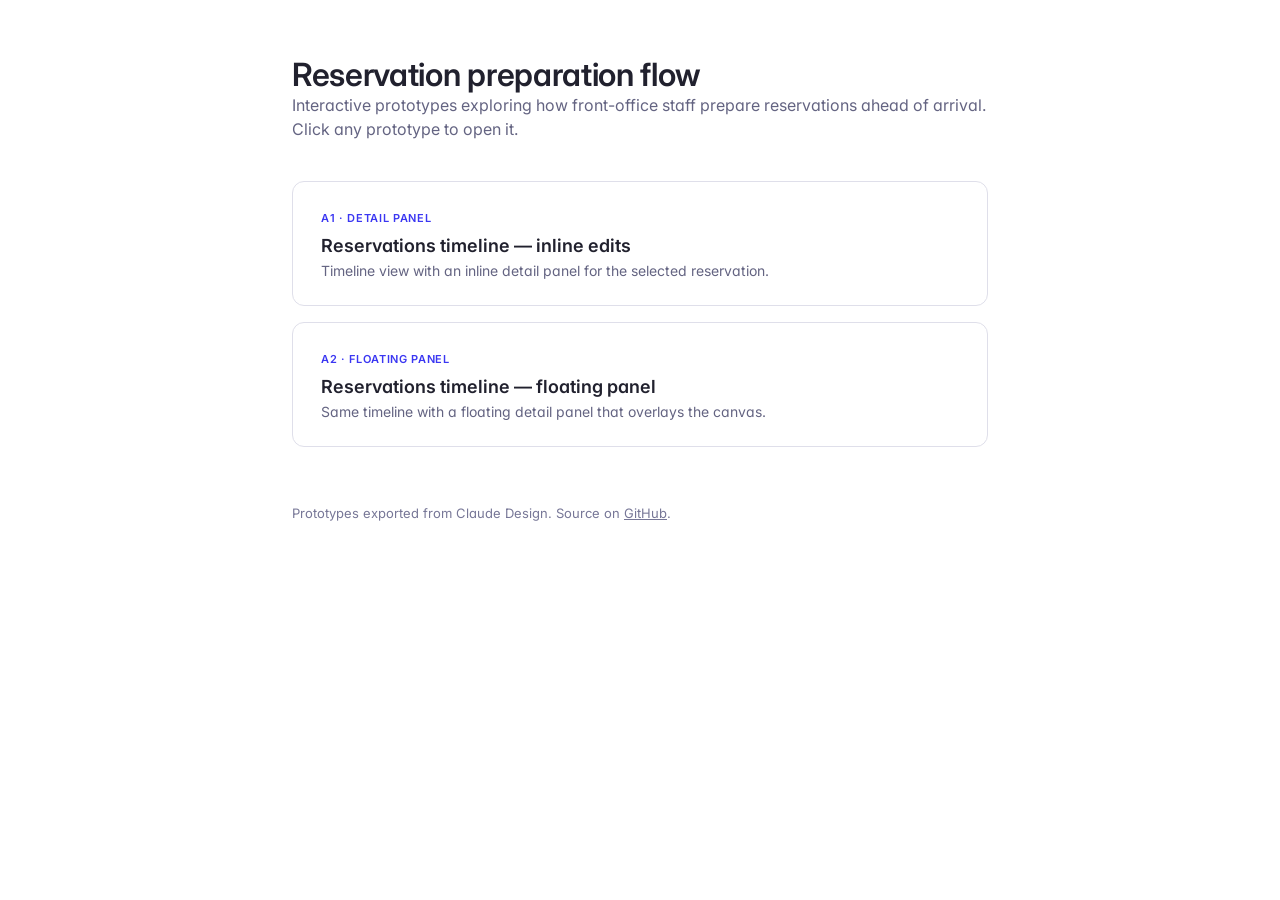
<file: index.html>
<!DOCTYPE html>
<html lang="en">
<head>
  <meta charset="UTF-8" />
  <meta name="viewport" content="width=device-width, initial-scale=1.0" />
  <title>Reservation preparation flow — prototypes</title>
  <link rel="stylesheet" href="assets/tokens.css" />
  <link rel="stylesheet" href="assets/optimus.css" />
  <style>
    html, body {
      margin: 0;
      min-height: 100vh;
      background: var(--mews-bg-flat, #ECEAE4);
      font-family: 'Inter', -apple-system, BlinkMacSystemFont, system-ui, sans-serif;
      color: var(--mews-night-900, #21212E);
    }
    .wrap {
      max-width: 760px;
      margin: 0 auto;
      padding: 64px 32px 96px;
    }
    h1 {
      font-size: 32px;
      font-weight: 600;
      letter-spacing: -0.01em;
      margin: 0 0 8px;
    }
    .lede {
      font-size: 16px;
      line-height: 1.5;
      color: var(--mews-night-500, #6E6E8B);
      margin: 0 0 40px;
    }
    .card-list {
      display: grid;
      gap: 16px;
    }
    .card {
      display: block;
      padding: 24px 28px;
      background: #FFFFFF;
      border: 1px solid var(--mews-night-100, #DFDFEA);
      border-radius: 12px;
      text-decoration: none;
      color: inherit;
      transition: border-color 120ms ease, transform 120ms ease, box-shadow 120ms ease;
    }
    .card:hover {
      border-color: var(--mews-brand-500, #3B37F2);
      box-shadow: 0 4px 16px rgba(59, 55, 242, 0.08);
      transform: translateY(-1px);
    }
    .card-tag {
      display: inline-block;
      font-size: 11px;
      font-weight: 600;
      letter-spacing: 0.06em;
      text-transform: uppercase;
      color: var(--mews-brand-500, #3B37F2);
      margin-bottom: 6px;
    }
    .card-title {
      font-size: 18px;
      font-weight: 600;
      margin: 0 0 4px;
    }
    .card-desc {
      font-size: 14px;
      line-height: 1.5;
      color: var(--mews-night-500, #6E6E8B);
      margin: 0;
    }
    footer {
      margin-top: 56px;
      font-size: 13px;
      color: var(--mews-night-400, #8D8DAC);
    }
    footer a { color: inherit; }
  </style>
</head>
<body>
  <div class="wrap">
    <h1>Reservation preparation flow</h1>
    <p class="lede">Interactive prototypes exploring how front-office staff prepare reservations ahead of arrival. Click any prototype to open it.</p>

    <div class="card-list">
      <a class="card" href="reservations-timeline.html">
        <span class="card-tag">A1 · Detail panel</span>
        <p class="card-title">Reservations timeline — inline edits</p>
        <p class="card-desc">Timeline view with an inline detail panel for the selected reservation.</p>
      </a>

      <a class="card" href="reservations-timeline-floating-panel.html">
        <span class="card-tag">A2 · Floating panel</span>
        <p class="card-title">Reservations timeline — floating panel</p>
        <p class="card-desc">Same timeline with a floating detail panel that overlays the canvas.</p>
      </a>
    </div>

    <footer>
      Prototypes exported from Claude Design. Source on <a href="https://github.com/FrancescaInvernizzi-dot/Reservations-Preparation-flow">GitHub</a>.
    </footer>
  </div>
</body>
</html>
</file>
<file: assets/tokens.css>
/* ==========================================================================
   Mews Optimus — Design Tokens (B2B Light)
   Source: MewsSystems/design-tokens (themes/b2bLight.json) +
           MewsSystems/mews-flutter (optimus package)
   ========================================================================== */

/* ---------- Inter (brand-uploaded variable fonts) ---------- */
@font-face {
  font-family: 'Inter';
  src: url('../fonts/Inter-VariableFont_opsz_wght.ttf') format('truetype-variations');
  font-weight: 100 900;
  font-style: normal;
  font-display: swap;
}
@font-face {
  font-family: 'Inter';
  src: url('../fonts/Inter-Italic-VariableFont_opsz_wght.ttf') format('truetype-variations');
  font-weight: 100 900;
  font-style: italic;
  font-display: swap;
}

/* ---------- OptimusIcons icon font ---------- */
@font-face {
  font-family: 'OptimusIcons';
  src: url('../fonts/OptimusIcons.ttf') format('truetype');
  font-weight: normal;
  font-style: normal;
  font-display: block;
}

:root {
  /* ======================================================================
     FOUNDATIONS — raw scales (don't use directly in UI unless unavoidable)
     ====================================================================== */

  /* Base grid */
  --mews-spacing-base: 8px;
  --mews-sizing-base: 8px;
  --mews-border-radius-base: 8px;
  --mews-font-size-base: 14px;       /* B2B condensed base */
  --mews-font-size-ratio: 1.125;     /* Major Second */

  /* Spacing (multiples of 8) */
  --mews-spacing-0:    0;
  --mews-spacing-25:   2px;
  --mews-spacing-50:   4px;
  --mews-spacing-100:  8px;
  --mews-spacing-150:  12px;
  --mews-spacing-200:  16px;
  --mews-spacing-250:  20px;
  --mews-spacing-300:  24px;
  --mews-spacing-400:  32px;
  --mews-spacing-450:  36px;
  --mews-spacing-500:  40px;
  --mews-spacing-600:  48px;
  --mews-spacing-700:  56px;
  --mews-spacing-800:  64px;
  --mews-spacing-900:  72px;
  --mews-spacing-1000: 80px;
  --mews-spacing-1200: 96px;

  /* Sizing */
  --mews-sizing-50:   4px;
  --mews-sizing-75:   6px;
  --mews-sizing-100:  8px;
  --mews-sizing-150:  12px;
  --mews-sizing-200:  16px;
  --mews-sizing-300:  24px;
  --mews-sizing-400:  32px;
  --mews-sizing-500:  40px;
  --mews-sizing-550:  44px;
  --mews-sizing-600:  48px;
  --mews-sizing-700:  56px;
  --mews-sizing-800:  64px;
  --mews-sizing-900:  72px;
  --mews-sizing-1000: 80px;
  --mews-sizing-1200: 96px;
  --mews-sizing-1300: 104px;

  /* Border radius */
  --mews-radius-0:    0;
  --mews-radius-25:   2px;   /* checkbox */
  --mews-radius-50:   4px;   /* tooltip */
  --mews-radius-100:  8px;   /* default: buttons, inputs, small cards */
  --mews-radius-150:  12px;  /* mid cards */
  --mews-radius-200:  16px;  /* large cards */
  --mews-radius-300:  24px;  /* modals, full-width */
  --mews-radius-round: 50%;  /* avatars */

  /* Border width */
  --mews-border-0:   0;
  --mews-border-100: 1px;
  --mews-border-200: 2px;
  --mews-border-300: 3px;
  --mews-border-800: 8px;

  /* Opacity */
  --mews-opacity-0:    0;
  --mews-opacity-100:  0.08;
  --mews-opacity-150:  0.12;
  --mews-opacity-200:  0.16;
  --mews-opacity-400:  0.32;
  --mews-opacity-600:  0.48;
  --mews-opacity-800:  0.64;
  --mews-opacity-1000: 1;

  /* ======================================================================
     PALETTE — brand
     ====================================================================== */

  /* Indigo (primary brand) */
  --mews-indigo-0:    #FAFAFF;
  --mews-indigo-25:   #F4F4FF;
  --mews-indigo-50:   #E7E7FF;
  --mews-indigo-100:  #CFCFFE;
  --mews-indigo-150:  #B8B7FD;
  --mews-indigo-200:  #A19FFD;
  --mews-indigo-300:  #7876FB;
  --mews-indigo-400:  #5653F7;
  --mews-indigo-500:  #3B37F2;  /* ← primary action */
  --mews-indigo-600:  #2622E9;
  --mews-indigo-700:  #1613D7;
  --mews-indigo-800:  #0A08AD;
  --mews-indigo-900:  #04026B;
  --mews-indigo-1000: #010033;

  /* Night (neutrals) */
  --mews-night-0:     #FFFFFF;
  --mews-night-25:    #F7F7FA;
  --mews-night-50:    #EFEFF5;
  --mews-night-100:   #DFDFEA;
  --mews-night-150:   #C1C1D5;
  --mews-night-200:   #A6A6C0;
  --mews-night-300:   #8D8DAC;
  --mews-night-400:   #777797;
  --mews-night-500:   #646482;
  --mews-night-600:   #52526D;
  --mews-night-700:   #414158;
  --mews-night-800:   #313143;
  --mews-night-900:   #21212E;      /* ← primary text */
  --mews-night-1000:  #121219;
  --mews-night-1000-8:  #12121914;  /* alpha overlays */
  --mews-night-1000-12: #1212191F;
  --mews-night-1000-16: #12121929;

  /* Coral (brand accent) */
  --mews-coral-0:    #FFF5F6;
  --mews-coral-25:   #FFE9EB;
  --mews-coral-50:   #FFCFD2;
  --mews-coral-100:  #FE9FA5;
  --mews-coral-150:  #FD707A;       /* ← accent-secondary */
  --mews-coral-200:  #FD424F;
  --mews-coral-300:  #FB0011;
  --mews-coral-500:  #F20010;
  --mews-coral-700:  #D7000E;
  --mews-coral-900:  #6B0007;

  /* Grey (neutral, chromatic-neutral) */
  --mews-grey-0:    #FFFFFF;
  --mews-grey-25:   #FAFAFA;
  --mews-grey-50:   #F3F3F3;        /* ← sunken background */
  --mews-grey-100:  #E7E7E7;
  --mews-grey-200:  #D0D0D0;
  --mews-grey-500:  #888888;
  --mews-grey-700:  #595959;
  --mews-grey-900:  #2A2A2A;

  /* ======================================================================
     PALETTE — semantic
     ====================================================================== */

  /* Blue (info) */
  --mews-blue-25:  #E5F1FF;
  --mews-blue-50:  #CEE5FE;
  --mews-blue-100: #A6CEFE;
  --mews-blue-400: #3C89F7;
  --mews-blue-500: #2B7CF2;
  --mews-blue-600: #1E6FE9;
  --mews-blue-700: #1361D7;
  --mews-blue-800: #1B51AD;

  /* Orange (warning) */
  --mews-orange-25:  #FCF5E3;
  --mews-orange-50:  #FCEDCA;
  --mews-orange-100: #FBDB98;
  --mews-orange-400: #F3A01F;
  --mews-orange-500: #ED9310;
  --mews-orange-700: #CC7300;
  --mews-orange-800: #996100;

  /* Green (success) */
  --mews-green-25:  #EEFAEC;
  --mews-green-50:  #DFF5DB;
  --mews-green-100: #C7EBC1;
  --mews-green-400: #61AD55;
  --mews-green-500: #4D993F;
  --mews-green-600: #3E8537;
  --mews-green-700: #327030;
  --mews-green-800: #2A5C2C;

  /* Red (danger) */
  --mews-red-25:  #FEEDED;
  --mews-red-50:  #FDE0E0;
  --mews-red-100: #FCC8C8;
  --mews-red-400: #F34E4D;
  --mews-red-500: #ED3433;
  --mews-red-600: #E31F1E;
  --mews-red-700: #CF0F0F;
  --mews-red-800: #A41206;

  /* ======================================================================
     LEGACY CATEGORICAL (denim, lime, mustard, lavender, ruby, tangerine)
     Still used for tags, room statuses, data viz categories.
     ====================================================================== */
  --mews-denim-50: #E6EFF6;  --mews-denim-500: #2E7BB2;  --mews-denim-900: #124B8A;
  --mews-lime-50:  #E5F1E6;  --mews-lime-500:  #2A8732;  --mews-lime-900:  #0F5713;
  --mews-mustard-50: #FCF6E4; --mews-mustard-500: #EAB71F; --mews-mustard-900: #DB900A;
  --mews-lavender-50: #F0EDF7; --mews-lavender-500: #7E6ABA; --mews-lavender-900: #4E3C94;
  --mews-ruby-50: #FAE8EB;   --mews-ruby-500: #D63C56;   --mews-ruby-900: #BC1A2B;
  --mews-tangerine-50: #FCF0EA; --mews-tangerine-500: #EA814D; --mews-tangerine-900: #DB5125;

  /* ======================================================================
     SEMANTIC TOKENS — background
     ====================================================================== */

  /* Static surfaces */
  --mews-bg-flat:             #FFFFFF;   /* base page */
  --mews-bg-raised:           #FFFFFF;   /* cards */
  --mews-bg-floating:         #FFFFFF;   /* modals */
  --mews-bg-sunken:           #F3F3F3;   /* soft panel */
  --mews-bg-inverse:          #21212E;   /* high contrast */
  --mews-bg-on-color:         #FFFFFF;
  --mews-bg-inverse-on-color: #21212E;
  --mews-bg-disabled:         #EFEFF5;
  --mews-bg-brand:            #000000;   /* logo only */
  --mews-bg-backdrop:         #12121914;

  /* Interactive — primary */
  --mews-bg-primary:          #3B37F2;
  --mews-bg-primary-hover:    #1613D7;
  --mews-bg-primary-active:   #0A08AD;

  /* Interactive — secondary (tinted indigo) */
  --mews-bg-secondary:        #F4F4FF;
  --mews-bg-secondary-hover:  #E7E7FF;
  --mews-bg-secondary-active: #CFCFFE;

  /* Interactive — danger */
  --mews-bg-danger:           #E31F1E;
  --mews-bg-danger-hover:     #CF0F0F;
  --mews-bg-danger-active:    #A41206;

  /* Interactive — neutral-subtle (ghost) */
  --mews-bg-subtle:           #FFFFFF;
  --mews-bg-subtle-hover:     #8D8DAC14;
  --mews-bg-subtle-active:    #8D8DAC29;

  /* Interactive — neutral */
  --mews-bg-neutral:          #EFEFF5;
  --mews-bg-neutral-hover:    #DFDFEA;
  --mews-bg-neutral-active:   #C1C1D5;

  /* Interactive — neutral-bold */
  --mews-bg-neutral-bold:        #777797;
  --mews-bg-neutral-bold-hover:  #646482;
  --mews-bg-neutral-bold-active: #52526D;

  /* Interactive — success */
  --mews-bg-success:          #3E8537;
  --mews-bg-success-hover:    #327030;
  --mews-bg-success-active:   #2A5C2C;

  /* Alert backgrounds (for banners, tags, alerts) */
  --mews-bg-alert-warning:           #FCF5E3;
  --mews-bg-alert-warning-secondary: #F3A01F;
  --mews-bg-alert-success:           #EEFAEC;
  --mews-bg-alert-success-secondary: #61AD55;
  --mews-bg-alert-info:              #E5F1FF;
  --mews-bg-alert-info-secondary:    #3C89F7;
  --mews-bg-alert-danger:            #FEEDED;
  --mews-bg-alert-danger-secondary:  #F34E4D;
  --mews-bg-alert-basic:             #F7F7FA;
  --mews-bg-alert-basic-secondary:   #52526D;

  /* Accent (for spinners, progress, pictograms) */
  --mews-bg-accent-primary:   #3B37F2;
  --mews-bg-accent-secondary: #FD707A;
  --mews-bg-accent-brand:     #7876FB;

  /* ======================================================================
     DATAVIZ — chart/graph palette (B2B Light surface)
     Use ONLY for charts, graphs, and data-visualization fills.
     Never reuse for UI chrome, tags, or status. Pair primary fills with
     their matching secondary tints for ranges, bands, hover states, etc.
     ====================================================================== */

  /* Categorical primaries (use this fixed order for chart series) */
  --mews-bg-dataviz-blue-primary:    #2B5BFF;
  --mews-bg-dataviz-orange-primary:  #FF6B0A;
  --mews-bg-dataviz-green-primary:   #0E8478;
  --mews-bg-dataviz-red-primary:     #FF0F1E;
  --mews-bg-dataviz-purple-primary:  #5C20A8;
  --mews-bg-dataviz-pink-primary:    #FF2D8A;

  /* Categorical secondaries (light tints — ranges, bands, fills under lines) */
  --mews-bg-dataviz-blue-secondary:    #D8E5F7;
  --mews-bg-dataviz-orange-secondary:  #FFD8B8;
  --mews-bg-dataviz-green-secondary:   #C5E5DD;
  --mews-bg-dataviz-red-secondary:     #FCC8C8;
  --mews-bg-dataviz-purple-secondary:  #DDC9E8;
  --mews-bg-dataviz-pink-secondary:    #FFCFE0;

  /* Semantic dataviz (use for state-encoded series only) */
  --mews-bg-dataviz-info:     #2B5BFF;
  --mews-bg-dataviz-success:  #3F8B3F;
  --mews-bg-dataviz-warning:  #C58B0A;
  --mews-bg-dataviz-danger:   #E62828;
  --mews-bg-dataviz-basic:    #383F58;

  /* ======================================================================
     SEMANTIC TOKENS — text
     ====================================================================== */

  --mews-text-primary:    #21212E;   /* body, headings */
  --mews-text-secondary:  #52526D;   /* subtitles, labels */
  --mews-text-tertiary:   #646482;   /* placeholder, secondary icons */
  --mews-text-inverse:    #FFFFFF;   /* on dark */
  --mews-text-on-color:   #FFFFFF;   /* on indigo/red/green */
  --mews-text-disabled:   #C1C1D5;

  --mews-text-primary-action:          #3B37F2;
  --mews-text-primary-action-hover:    #1613D7;
  --mews-text-primary-action-active:   #0A08AD;
  --mews-text-secondary-action:        #21212E;
  --mews-text-secondary-action-hover:  #313143;
  --mews-text-secondary-action-active: #414158;

  --mews-text-alert-danger:   #CF0F0F;
  --mews-text-alert-warning:  #996100;
  --mews-text-alert-success:  #2A5C2C;
  --mews-text-alert-info:     #1361D7;
  --mews-text-alert-basic:    #52526D;

  /* ======================================================================
     SEMANTIC TOKENS — border
     ====================================================================== */

  --mews-border-primary:   #DFDFEA;    /* card outline */
  --mews-border-secondary: #EFEFF5;    /* subtle divider */
  --mews-border-tertiary:  #8D8DAC;
  --mews-border-inverse:   #FFFFFF;
  --mews-border-disabled:  #EFEFF5;
  --mews-border-brand:     #313143;

  --mews-border-primary-action:          #3B37F2;
  --mews-border-primary-action-hover:    #1613D7;
  --mews-border-primary-action-active:   #0A08AD;
  --mews-border-secondary-action:        #C1C1D5;
  --mews-border-secondary-action-hover:  #8D8DAC;
  --mews-border-secondary-action-active: #777797;
  --mews-border-bold:                    #52526D;
  --mews-border-focus:                   #5653F7;
  --mews-border-input:                   #8D8DAC;
  --mews-border-input-hover:             #777797;
  --mews-border-input-active:            #646482;
  --mews-border-input-error:             #E31F1E;

  --mews-border-alert-warning: #FACF7A;
  --mews-border-alert-success: #B0E0A9;
  --mews-border-alert-info:    #8CBFFD;
  --mews-border-alert-danger:  #FBB0B0;
  --mews-border-alert-basic:   #C1C1D5;

  /* ======================================================================
     SHADOWS (elevation)
     ====================================================================== */
  --mews-shadow-0: none;
  --mews-shadow-100:
    0 2px 6px -1px #12121914,
    0 -1px 4px -2px #12121914;
  --mews-shadow-200:
    0 8px 24px -4px #12121914,
    0 6px 12px -6px #12121914;
  --mews-shadow-300:
    0 18px 88px -4px #1212191F,
    0 12px 28px -6px #1212191F;

  /* Focus ring (two-layer offset) */
  --mews-focus-ring:
    0 0 0 2px #FFFFFF,
    0 0 0 4px #5653F7;

  /* ======================================================================
     TYPOGRAPHY — primitives
     ====================================================================== */
  --mews-font-family: 'Inter', -apple-system, BlinkMacSystemFont, 'Segoe UI', Roboto, sans-serif;

  --mews-font-weight-300: 300;
  --mews-font-weight-400: 400;
  --mews-font-weight-500: 500;
  --mews-font-weight-600: 600;

  --mews-line-height-100: 100%;
  --mews-line-height-200: 130%;
  --mews-line-height-300: 150%;

  --mews-tracking-condensed: -0.2px;
  --mews-tracking-default:   0;
  --mews-tracking-wide:      0.2px;

  /* Font sizes (B2B scale, base = 14, ratio = 1.125) */
  --mews-fs-50:  11px;   /* legal */
  --mews-fs-75:  12px;   /* body-small */
  --mews-fs-100: 14px;   /* body-medium — workhorse */
  --mews-fs-200: 16px;   /* body-large */
  --mews-fs-300: 18px;   /* title-small, highlight-small */
  --mews-fs-400: 20px;   /* title-medium */
  --mews-fs-500: 22px;   /* title-large */
  --mews-fs-600: 25px;   /* highlight-medium */
  --mews-fs-700: 28px;
  --mews-fs-800: 32px;
  --mews-fs-900: 36px;   /* highlight-large */
}

/* ==========================================================================
   BASELINE RESET + BODY DEFAULTS
   ========================================================================== */

*, *::before, *::after { box-sizing: border-box; }

html, body {
  margin: 0;
  padding: 0;
}

body {
  font-family: var(--mews-font-family);
  font-size: var(--mews-fs-100);
  font-weight: var(--mews-font-weight-400);
  line-height: var(--mews-line-height-300);
  color: var(--mews-text-primary);
  background: var(--mews-bg-flat);
  -webkit-font-smoothing: antialiased;
  -moz-osx-font-smoothing: grayscale;
  /* Slashed zero — Inter OpenType `zero` feature.
     Distinguishes 0 from O in numbers, IDs, codes, table data.
     Applied globally; inherits to every element. */
  font-feature-settings: "zero" 1, "cv11" 1;
  font-variant-numeric: slashed-zero;
}

/* ==========================================================================
   TYPOGRAPHY UTILITY CLASSES
   Named after the Figma tokens: Highlight / Title / Body × size × weight
   ========================================================================== */

/* Highlight — spotlight values in cards, hero numbers */
.mews-highlight-large   { font: var(--mews-font-weight-500) var(--mews-fs-900)/var(--mews-line-height-200) var(--mews-font-family); letter-spacing: var(--mews-tracking-condensed); }
.mews-highlight-medium  { font: var(--mews-font-weight-500) var(--mews-fs-600)/var(--mews-line-height-200) var(--mews-font-family); letter-spacing: var(--mews-tracking-condensed); }
.mews-highlight-small   { font: var(--mews-font-weight-500) var(--mews-fs-300)/var(--mews-line-height-200) var(--mews-font-family); }

/* Title — page / section headings */
.mews-title-large         { font: var(--mews-font-weight-400) var(--mews-fs-500)/var(--mews-line-height-300) var(--mews-font-family); }
.mews-title-large-strong  { font: var(--mews-font-weight-600) var(--mews-fs-500)/var(--mews-line-height-300) var(--mews-font-family); }
.mews-title-medium        { font: var(--mews-font-weight-400) var(--mews-fs-400)/var(--mews-line-height-300) var(--mews-font-family); }
.mews-title-medium-strong { font: var(--mews-font-weight-600) var(--mews-fs-400)/var(--mews-line-height-300) var(--mews-font-family); }
.mews-title-small         { font: var(--mews-font-weight-400) var(--mews-fs-300)/var(--mews-line-height-200) var(--mews-font-family); }
.mews-title-small-strong  { font: var(--mews-font-weight-600) var(--mews-fs-300)/var(--mews-line-height-200) var(--mews-font-family); }

/* Body — table content, helpers, inputs */
.mews-body-large          { font: var(--mews-font-weight-400) var(--mews-fs-200)/var(--mews-line-height-300) var(--mews-font-family); }
.mews-body-large-strong   { font: var(--mews-font-weight-500) var(--mews-fs-200)/var(--mews-line-height-300) var(--mews-font-family); }
.mews-body-medium         { font: var(--mews-font-weight-400) var(--mews-fs-100)/var(--mews-line-height-300) var(--mews-font-family); }
.mews-body-medium-strong  { font: var(--mews-font-weight-500) var(--mews-fs-100)/var(--mews-line-height-300) var(--mews-font-family); }
.mews-body-small          { font: var(--mews-font-weight-400) var(--mews-fs-75)/var(--mews-line-height-300) var(--mews-font-family); }
.mews-body-small-strong   { font: var(--mews-font-weight-500) var(--mews-fs-75)/var(--mews-line-height-300) var(--mews-font-family); }
.mews-body-xsmall         { font: var(--mews-font-weight-400) var(--mews-fs-50)/var(--mews-line-height-100) var(--mews-font-family); letter-spacing: var(--mews-tracking-wide); }
.mews-body-xsmall-strong  { font: var(--mews-font-weight-500) var(--mews-fs-50)/var(--mews-line-height-100) var(--mews-font-family); letter-spacing: var(--mews-tracking-wide); }

/* ==========================================================================
   ICON FONT USAGE
   <i class="mews-icon">reservation</i>  → uses ligature
   ========================================================================== */
.mews-icon {
  font-family: 'OptimusIcons';
  font-style: normal;
  font-weight: normal;
  font-variant: normal;
  text-transform: none;
  line-height: 1;
  speak: none;
  -webkit-font-smoothing: antialiased;
  -moz-osx-font-smoothing: grayscale;
  display: inline-block;
  width: 1em;
  height: 1em;
  font-size: 16px;
  color: currentColor;
}
.mews-icon--24 { font-size: 24px; }
.mews-icon--20 { font-size: 20px; }
.mews-icon--12 { font-size: 12px; }
</file>
<file: assets/optimus.css>
/* ==========================================================================
   Mews Optimus — Component styles built on tokens.css
   Aligned to MDS B2B Storybook (April 2026)
   ========================================================================== */

/* ==========================================================================
   BUTTON — .mews-btn
   Variants: primary | secondary | tertiary | ghost | danger
   Sizes: sm (32px) | default (40px) | lg (48px)
   ========================================================================== */

.mews-btn {
  --_bg: var(--mews-bg-primary);
  --_bg-hover: var(--mews-bg-primary-hover);
  --_bg-active: var(--mews-bg-primary-active);
  --_fg: var(--mews-text-on-color);
  --_border: transparent;

  display: inline-flex;
  align-items: center;
  justify-content: center;
  gap: var(--mews-spacing-100);
  height: 40px;
  padding: 0 var(--mews-spacing-200);
  font-family: var(--mews-font-family);
  font-size: var(--mews-fs-100);
  font-weight: var(--mews-font-weight-500);
  line-height: 1;
  letter-spacing: var(--mews-tracking-default);
  color: var(--_fg);
  background: var(--_bg);
  border: 1px solid var(--_border);
  border-radius: var(--mews-radius-100);
  cursor: pointer;
  transition: background 120ms ease, border-color 120ms ease, color 120ms ease;
  white-space: nowrap;
  user-select: none;
}
.mews-btn:hover  { background: var(--_bg-hover); }
.mews-btn:active { background: var(--_bg-active); }
.mews-btn:focus-visible {
  outline: none;
  box-shadow: var(--mews-focus-ring);
}
.mews-btn:disabled,
.mews-btn[aria-disabled="true"] {
  background: var(--mews-bg-disabled);
  color: var(--mews-text-disabled);
  border-color: transparent;
  cursor: not-allowed;
}

/* Secondary — outline with indigo border + indigo label (brand primary).
   Per B2B Storybook: transparent bg, indigo-500 border, indigo-500 text. */
.mews-btn--secondary {
  --_bg: transparent;
  --_bg-hover: var(--mews-indigo-25);
  --_bg-active: var(--mews-indigo-50);
  --_fg: var(--mews-indigo-500);
  --_border: var(--mews-indigo-500);
}
.mews-btn--secondary:hover  { border-color: var(--mews-indigo-600); color: var(--mews-indigo-600); }
.mews-btn--secondary:active { border-color: var(--mews-indigo-700); color: var(--mews-indigo-700); }
.mews-btn--secondary:disabled,
.mews-btn--secondary[aria-disabled="true"] {
  --_border: var(--mews-border-disabled);
  color: var(--mews-text-disabled);
  background: transparent;
}

/* Tertiary — outlined grey border, transparent bg */
.mews-btn--tertiary {
  --_bg: transparent;
  --_bg-hover: var(--mews-bg-subtle-hover);
  --_bg-active: var(--mews-bg-subtle-active);
  --_fg: var(--mews-text-primary);
  --_border: var(--mews-border-secondary-action);
}

/* Ghost — transparent, used in toolbars/table rows */
.mews-btn--ghost {
  --_bg: transparent;
  --_bg-hover: var(--mews-bg-subtle-hover);
  --_bg-active: var(--mews-bg-subtle-active);
  --_fg: var(--mews-text-primary);
}

/* Destructive / danger */
.mews-btn--danger {
  --_bg: var(--mews-bg-danger);
  --_bg-hover: var(--mews-bg-danger-hover);
  --_bg-active: var(--mews-bg-danger-active);
  --_fg: var(--mews-text-on-color);
}

/* Loading state */
.mews-btn--loading {
  color: transparent !important;
  pointer-events: none;
  position: relative;
}
.mews-btn--loading::after {
  content: '';
  position: absolute;
  width: 16px; height: 16px;
  border: 2px solid var(--mews-text-on-color);
  border-top-color: transparent;
  border-radius: 50%;
  animation: mews-spin 720ms linear infinite;
}
.mews-btn--secondary.mews-btn--loading::after { border-color: var(--mews-indigo-500); border-top-color: transparent; }
.mews-btn--tertiary.mews-btn--loading::after,
.mews-btn--ghost.mews-btn--loading::after { border-color: var(--mews-text-primary); border-top-color: transparent; }
@keyframes mews-spin { to { transform: rotate(360deg); } }

/* Sizes */
.mews-btn--sm { height: 32px; padding: 0 var(--mews-spacing-150); font-size: var(--mews-fs-75); }
.mews-btn--lg { height: 48px; padding: 0 var(--mews-spacing-300); font-size: var(--mews-fs-200); }

/* Icon-only button */
.mews-btn--icon { width: 40px; padding: 0; }
.mews-btn--icon.mews-btn--sm { width: 32px; }
.mews-btn--icon.mews-btn--lg { width: 48px; }

/* ==========================================================================
   INPUT — .mews-input
   ========================================================================== */

.mews-input-group {
  display: flex;
  flex-direction: column;
  gap: var(--mews-spacing-50);
}
.mews-input-label {
  font: var(--mews-font-weight-500) var(--mews-fs-75)/var(--mews-line-height-300) var(--mews-font-family);
  color: var(--mews-text-secondary);
}
.mews-input {
  height: 40px;
  padding: 0 var(--mews-spacing-150);
  font-family: var(--mews-font-family);
  font-size: var(--mews-fs-100);
  font-weight: var(--mews-font-weight-400);
  color: var(--mews-text-primary);
  background: var(--mews-bg-flat);
  border: 1px solid var(--mews-border-input);
  border-radius: var(--mews-radius-100);
  transition: border-color 120ms ease, box-shadow 120ms ease;
  outline: none;
}
.mews-input::placeholder { color: var(--mews-text-tertiary); }
.mews-input:hover { border-color: var(--mews-border-input-hover); }
.mews-input:focus {
  border-color: var(--mews-border-focus);
  box-shadow: 0 0 0 3px #5653F71F;
}
.mews-input:disabled {
  background: var(--mews-bg-disabled);
  color: var(--mews-text-disabled);
  border-color: var(--mews-border-disabled);
  cursor: not-allowed;
}
.mews-input--error { border-color: var(--mews-border-input-error); }
.mews-input--error:focus { box-shadow: 0 0 0 3px #E31F1E29; }
.mews-input--sm { height: 32px; padding: 0 var(--mews-spacing-100); font-size: var(--mews-fs-75); }

.mews-input-help {
  font: var(--mews-font-weight-400) var(--mews-fs-75)/var(--mews-line-height-300) var(--mews-font-family);
  color: var(--mews-text-tertiary);
}
.mews-input-help--error { color: var(--mews-text-alert-danger); }

/* ==========================================================================
   NUMBER INPUT — .mews-number
   Text input with stacked stepper buttons (chevron up/down) on the right.
   Same outer chrome as .mews-input — stepper sits inside the border.
   ========================================================================== */
.mews-number {
  position: relative;
  display: flex;
  align-items: stretch;
  height: 40px;
  background: var(--mews-bg-flat);
  border: 1px solid var(--mews-border-input);
  border-radius: var(--mews-radius-100);
  transition: border-color 120ms ease, box-shadow 120ms ease;
}
.mews-number:hover { border-color: var(--mews-border-input-hover); }
.mews-number:focus-within {
  border-color: var(--mews-border-focus);
  box-shadow: 0 0 0 3px #5653F71F;
}
.mews-number--error { border-color: var(--mews-border-input-error); }
.mews-number--error:focus-within { box-shadow: 0 0 0 3px #E31F1E29; }
.mews-number--disabled,
.mews-number[aria-disabled="true"] {
  background: var(--mews-bg-disabled);
  color: var(--mews-text-disabled);
  pointer-events: none;
}
.mews-number__field {
  flex: 1 1 auto;
  min-width: 0;
  height: 100%;
  padding: 0 var(--mews-spacing-150);
  border: 0;
  background: transparent;
  outline: none;
  color: var(--mews-text-primary);
  font: var(--mews-font-weight-400) var(--mews-fs-100)/1 var(--mews-font-family);
  -moz-appearance: textfield;
}
.mews-number__field::-webkit-outer-spin-button,
.mews-number__field::-webkit-inner-spin-button {
  -webkit-appearance: none; margin: 0;
}
.mews-number__affix {
  display: inline-flex;
  align-items: center;
  flex-shrink: 0;
  color: var(--mews-text-tertiary);
  font: var(--mews-font-weight-400) var(--mews-fs-100)/1 var(--mews-font-family);
  white-space: nowrap;
  user-select: none;
}
.mews-number__affix--prefix { padding-left: var(--mews-spacing-150); padding-right: 0; }
.mews-number__affix--suffix { padding-right: var(--mews-spacing-150); padding-left: 0; }
.mews-number__steppers {
  display: flex;
  flex-direction: row;
  align-items: stretch;
  flex-shrink: 0;
  padding-right: 4px;
}
.mews-number__btn {
  display: inline-flex;
  align-items: center;
  justify-content: center;
  width: 32px;
  height: 100%;
  padding: 0;
  margin: 0;
  border: 0;
  background: transparent;
  color: var(--mews-text-primary);
  cursor: pointer;
  border-radius: var(--mews-radius-50);
  transition: background 120ms ease, color 120ms ease;
}
.mews-number__btn + .mews-number__btn { position: relative; }
.mews-number__btn + .mews-number__btn::before {
  content: "";
  position: absolute;
  left: 0;
  top: 25%;
  bottom: 25%;
  width: 1px;
  background: var(--mews-border-input);
}
.mews-number__btn:hover { background: var(--mews-night-50); }
.mews-number__btn:active { background: var(--mews-night-100); }
.mews-number__btn:disabled,
.mews-number__btn[aria-disabled="true"] {
  color: var(--mews-text-disabled);
  cursor: not-allowed;
  background: transparent;
}
.mews-number__btn .mews-icon { font-size: 16px; }

.mews-number--sm { height: 32px; }
.mews-number--sm .mews-number__field { padding: 0 var(--mews-spacing-100); font-size: var(--mews-fs-75); }

/* ==========================================================================
   AFFIXED INPUT SHELL — used by search & password
   ========================================================================== */
.mews-input-affixed {
  position: relative;
  display: flex;
  align-items: stretch;
  height: 40px;
  background: var(--mews-bg-flat);
  border: 1px solid var(--mews-border-input);
  border-radius: var(--mews-radius-100);
  transition: border-color 120ms ease, box-shadow 120ms ease;
}
.mews-input-affixed:hover { border-color: var(--mews-border-input-hover); }
.mews-input-affixed:focus-within {
  border-color: var(--mews-border-focus);
  box-shadow: 0 0 0 3px #5653F71F;
}
.mews-input-affixed--error { border-color: var(--mews-border-input-error); }
.mews-input-affixed--error:focus-within { box-shadow: 0 0 0 3px #E31F1E29; }
.mews-input-affixed--disabled,
.mews-input-affixed[aria-disabled="true"] {
  background: var(--mews-bg-disabled);
  color: var(--mews-text-disabled);
  pointer-events: none;
}
.mews-input-affixed__lead {
  display: inline-flex; align-items: center; justify-content: center;
  flex-shrink: 0;
  padding-left: 12px; padding-right: 4px;
  color: var(--mews-text-tertiary);
}
.mews-input-affixed__lead .mews-icon { font-size: 16px; }
.mews-input-affixed__field {
  flex: 1 1 auto;
  min-width: 0;
  height: 100%;
  padding: 0 12px;
  border: 0;
  background: transparent;
  outline: none;
  color: var(--mews-text-primary);
  font: var(--mews-font-weight-400) var(--mews-fs-100)/1 var(--mews-font-family);
}
.mews-input-affixed__field::placeholder { color: var(--mews-text-tertiary); }
.mews-input-affixed__btn {
  display: inline-flex; align-items: center; justify-content: center;
  width: 32px; height: 32px;
  align-self: center;
  margin-right: 4px;
  padding: 0; border: 0; background: transparent;
  color: var(--mews-text-secondary);
  cursor: pointer;
  border-radius: var(--mews-radius-50);
  transition: background 120ms ease, color 120ms ease;
}
.mews-input-affixed__btn:hover { background: var(--mews-night-50); color: var(--mews-text-primary); }
.mews-input-affixed__btn:active { background: var(--mews-night-100); }
.mews-input-affixed__btn:disabled,
.mews-input-affixed__btn[aria-disabled="true"] {
  color: var(--mews-text-disabled);
  cursor: not-allowed;
  background: transparent;
}
.mews-input-affixed__btn .mews-icon { font-size: 16px; }

/* ==========================================================================
   TEXT AREA — .mews-textarea
   ========================================================================== */
.mews-textarea {
  width: 100%;
  min-height: 96px;
  padding: 10px var(--mews-spacing-150);
  background: var(--mews-bg-flat);
  border: 1px solid var(--mews-border-input);
  border-radius: var(--mews-radius-100);
  color: var(--mews-text-primary);
  font: var(--mews-font-weight-400) var(--mews-fs-100)/1.5 var(--mews-font-family);
  outline: none;
  resize: vertical;
  transition: border-color 120ms ease, box-shadow 120ms ease;
}
.mews-textarea::placeholder { color: var(--mews-text-tertiary); }
.mews-textarea:hover { border-color: var(--mews-border-input-hover); }
.mews-textarea:focus { border-color: var(--mews-border-focus); box-shadow: 0 0 0 3px #5653F71F; }
.mews-textarea:disabled {
  background: var(--mews-bg-disabled);
  color: var(--mews-text-disabled);
  cursor: not-allowed;
}
.mews-textarea--error { border-color: var(--mews-border-input-error); }
.mews-textarea--error:focus { box-shadow: 0 0 0 3px #E31F1E29; }

/* ==========================================================================
   SELECT — .mews-select  (custom shell — not a native <select>)
   Field row: optional start slot · placeholder/value (or chips) · clear · chevron
   Open variant shows .mews-select__panel below.
   ========================================================================== */
.mews-select {
  position: relative;
  display: flex;
  align-items: center;
  gap: 4px;
  min-height: 40px;
  padding: 4px 4px 4px 12px;
  background: var(--mews-bg-flat);
  border: 1px solid var(--mews-border-input);
  border-radius: var(--mews-radius-100);
  cursor: pointer;
  transition: border-color 120ms ease, box-shadow 120ms ease;
}
.mews-select:hover { border-color: var(--mews-border-input-hover); }
.mews-select.is-open,
.mews-select:focus-within {
  border-color: var(--mews-border-focus);
  box-shadow: 0 0 0 3px #5653F71F;
}
.mews-select--error { border-color: var(--mews-border-input-error); }
.mews-select--disabled,
.mews-select[aria-disabled="true"] {
  background: var(--mews-bg-disabled);
  color: var(--mews-text-disabled);
  cursor: not-allowed;
  pointer-events: none;
}
.mews-select__lead {
  display: inline-flex; align-items: center; justify-content: center;
  flex-shrink: 0;
  color: var(--mews-text-tertiary);
}
.mews-select__lead .mews-icon { font-size: 16px; }
.mews-select__value {
  flex: 1 1 auto;
  min-width: 0;
  font: var(--mews-font-weight-400) var(--mews-fs-100)/1 var(--mews-font-family);
  color: var(--mews-text-primary);
  white-space: nowrap;
  overflow: hidden;
  text-overflow: ellipsis;
}
.mews-select__value--placeholder { color: var(--mews-text-tertiary); }
.mews-select__chips {
  display: flex; flex-wrap: wrap; gap: 4px;
  flex: 1 1 auto;
  min-width: 0;
}
.mews-select__btn {
  display: inline-flex; align-items: center; justify-content: center;
  width: 24px; height: 24px;
  flex-shrink: 0;
  padding: 0; margin: 0; border: 0;
  background: transparent;
  color: var(--mews-text-secondary);
  cursor: pointer;
  border-radius: var(--mews-radius-50);
  transition: background 120ms ease, color 120ms ease, transform 150ms ease;
}
.mews-select__btn:hover { background: var(--mews-night-50); color: var(--mews-text-primary); }
.mews-select__btn .mews-icon { font-size: 16px; }
.mews-select.is-open .mews-select__chevron { transform: rotate(180deg); }

/* Dropdown panel */
.mews-select__panel {
  margin-top: 8px;
  background: var(--mews-bg-floating, #fff);
  border: 1px solid var(--mews-border-primary);
  border-radius: var(--mews-radius-100);
  box-shadow: var(--mews-shadow-200);
  padding: 8px;
  display: flex; flex-direction: column;
  gap: 2px;
  max-width: 100%;
}
.mews-select__group-label {
  padding: 8px 12px 4px;
  font: var(--mews-font-weight-500) var(--mews-fs-75)/1.4 var(--mews-font-family);
  color: var(--mews-text-tertiary);
  text-transform: uppercase;
  letter-spacing: 0.04em;
}
.mews-select__divider { height: 1px; background: var(--mews-border-primary); margin: 6px 0; }
.mews-select__item {
  display: flex; align-items: center; gap: 8px;
  min-height: 40px;
  padding: 6px 12px;
  border-radius: var(--mews-radius-50);
  cursor: pointer;
  color: var(--mews-text-primary);
  font: var(--mews-font-weight-400) var(--mews-fs-100)/1.4 var(--mews-font-family);
  transition: background 120ms ease;
}
.mews-select__item:hover { background: var(--mews-night-50); }
.mews-select__item.is-active { background: var(--mews-night-100); }
.mews-select__item.is-selected { background: var(--mews-indigo-25); color: var(--mews-indigo-700); }
.mews-select__item.is-disabled { color: var(--mews-text-disabled); cursor: not-allowed; pointer-events: none; }
.mews-select__item-body { flex: 1 1 auto; min-width: 0; display: flex; flex-direction: column; gap: 2px; }
.mews-select__item-title { font-weight: var(--mews-font-weight-500); }
.mews-select__item-desc { font-size: var(--mews-fs-75); color: var(--mews-text-secondary); }
.mews-select__check { color: var(--mews-indigo-600); flex-shrink: 0; }
.mews-select__check .mews-icon { font-size: 16px; }
.mews-select__item:not(.is-selected) .mews-select__check { visibility: hidden; }

.mews-select--sm { min-height: 32px; padding: 2px 4px 2px 10px; }
.mews-select--lg { min-height: 48px; padding: 6px 6px 6px 14px; }

/* ==========================================================================
   PROGRESS INDICATOR — .mews-progind
   Linear, multi-step navigation. Step variants: completed / current /
   visited / next. Two orientations: horizontal (full bar) + vertical
   (mobile, condensed by default with step counter + expand button).
   ========================================================================== */

/* ----- HORIZONTAL ---------------------------------------------------------
   Layout: each step occupies an equal-width cell. The circle is centered
   inside its cell with two half-tracks on either side (left = "incoming"
   from previous step, right = "outgoing" to next step). The label lives
   below the circle, also centered. The leftmost half-track of the first
   step and the rightmost half-track of the last step are hidden.
   -------------------------------------------------------------------------- */
.mews-progind {
  display: flex;
  align-items: flex-start;
  gap: 0;
  width: 100%;
  font-family: var(--mews-font-family);
}
.mews-progind__step {
  flex: 1 1 0;
  min-width: 0;
  display: flex;
  flex-direction: column;
  align-items: center;
  gap: 12px;
  position: relative;
  background: transparent;
  border: 0;
  padding: 0;
  cursor: pointer;
  color: var(--mews-text-primary);
  font-family: inherit;
  text-align: center;
}
.mews-progind__step:disabled,
.mews-progind__step[aria-disabled="true"] { cursor: not-allowed; }
.mews-progind__step:focus-visible { outline: none; }
.mews-progind__step:focus-visible .mews-progind__circle {
  box-shadow: 0 0 0 3px #5653F71F;
}

/* Row holding circle in the middle + two half-tracks */
.mews-progind__row {
  display: flex;
  align-items: center;
  gap: 8px;
  width: 100%;
  height: 24px;
}
.mews-progind__track {
  flex: 1 1 0;
  height: 1px;
  background: var(--mews-night-100);
  border-radius: 999px;
}
.mews-progind__track--completed { background: var(--mews-indigo-600); }
.mews-progind__step:first-child .mews-progind__track--first,
.mews-progind__step:last-child  .mews-progind__track--last { visibility: hidden; }

/* Circle — 24px default; Next is smaller (12px, empty) */
.mews-progind__circle {
  flex-shrink: 0;
  width: 24px;
  height: 24px;
  border-radius: 50%;
  display: inline-flex;
  align-items: center;
  justify-content: center;
  font: var(--mews-font-weight-600) 12px/1 var(--mews-font-family);
  background: var(--mews-bg-flat);
  border: 0;
  color: var(--mews-text-secondary);
  transition: background 120ms ease, border-color 120ms ease, color 120ms ease;
}
.mews-progind__circle .mews-icon { font-size: 14px; }

/* Variants */
.mews-progind__step--completed .mews-progind__circle {
  background: var(--mews-indigo-100);
  color: var(--mews-indigo-700);
}
.mews-progind__step--current .mews-progind__circle {
  background: var(--mews-indigo-600);
  color: #fff;
}
.mews-progind__step--visited .mews-progind__circle {
  background: var(--mews-night-100);
  color: var(--mews-text-primary);
}
.mews-progind__step--visited:hover .mews-progind__circle { background: var(--mews-night-200); }
.mews-progind__step--next .mews-progind__circle {
  width: 12px;
  height: 12px;
  margin: 0 6px;            /* keep 24px-equivalent center for track alignment */
  background: transparent;
  border: 1px solid var(--mews-night-200);
  color: transparent;
}
.mews-progind__step--next { cursor: not-allowed; }

/* Hover for interactive (completed / visited / current) */
.mews-progind__step--completed:hover .mews-progind__circle { background: var(--mews-indigo-200); }
.mews-progind__step--current:hover   .mews-progind__circle { background: var(--mews-indigo-700); }

/* Labels — centered under the circle */
.mews-progind__label {
  font: var(--mews-font-weight-600) var(--mews-fs-100)/1.4 var(--mews-font-family);
  color: var(--mews-text-primary);
  max-width: 100%;
  display: block;
  padding: 0 8px;
  text-wrap: pretty;
}
.mews-progind__step--current .mews-progind__label { color: var(--mews-text-primary); }
.mews-progind__step--next    .mews-progind__label { color: var(--mews-text-tertiary); font-weight: var(--mews-font-weight-500); }
.mews-progind__optional {
  display: block;
  font: var(--mews-font-weight-400) var(--mews-fs-75)/1.4 var(--mews-font-family);
  color: var(--mews-text-tertiary);
  margin-top: 4px;
}

/* ----- VERTICAL (mobile) -------------------------------------------------- */
.mews-progind-vert {
  border: 1px solid var(--mews-border-primary);
  border-radius: var(--mews-radius-100);
  background: var(--mews-bg-flat);
  font-family: var(--mews-font-family);
  overflow: hidden;
}
.mews-progind-vert__head {
  display: flex;
  align-items: center;
  gap: 12px;
  padding: 12px 8px 12px 16px;
  cursor: pointer;
}
.mews-progind-vert__head .mews-progind__circle { margin: 0; }
.mews-progind-vert__head-text { flex: 1 1 auto; min-width: 0; display: flex; flex-direction: column; gap: 2px; }
.mews-progind-vert__counter {
  font: var(--mews-font-weight-500) var(--mews-fs-75)/1.4 var(--mews-font-family);
  color: var(--mews-text-tertiary);
  text-transform: uppercase;
  letter-spacing: 0.04em;
}
.mews-progind-vert__current-label {
  font: var(--mews-font-weight-600) var(--mews-fs-200)/1.3 var(--mews-font-family);
  color: var(--mews-text-primary);
}
.mews-progind-vert__expand {
  display: inline-flex; align-items: center; justify-content: center;
  width: 32px; height: 32px;
  border: 0; background: transparent;
  border-radius: var(--mews-radius-50);
  cursor: pointer;
  color: var(--mews-text-secondary);
  transition: background 120ms ease, transform 200ms ease;
}
.mews-progind-vert__expand:hover { background: var(--mews-night-50); }
.mews-progind-vert__expand .mews-icon { font-size: 16px; transition: transform 200ms ease; }
.mews-progind-vert.is-open .mews-progind-vert__expand .mews-icon { transform: rotate(180deg); }

.mews-progind-vert__body {
  display: none;
  padding: 4px 8px 12px;
  border-top: 1px solid var(--mews-border-primary);
}
.mews-progind-vert.is-open .mews-progind-vert__body { display: block; }

.mews-progind-vert__step {
  position: relative;
  display: flex;
  align-items: flex-start;
  gap: 12px;
  padding: 8px 8px 8px 8px;
  background: transparent;
  border: 0;
  width: 100%;
  text-align: left;
  cursor: pointer;
  border-radius: var(--mews-radius-50);
  font-family: inherit;
}
.mews-progind-vert__step:hover { background: var(--mews-night-50); }
.mews-progind-vert__step--next { cursor: not-allowed; }
.mews-progind-vert__step--next:hover { background: transparent; }

/* Vertical track segment behind the circle */
.mews-progind-vert__step::before {
  content: "";
  position: absolute;
  left: 19px;
  top: 32px;
  bottom: -8px;
  width: 2px;
  background: var(--mews-night-100);
}
.mews-progind-vert__step:last-child::before { display: none; }
.mews-progind-vert__step--completed::before { background: var(--mews-indigo-600); }

.mews-progind-vert__body-text {
  flex: 1 1 auto;
  min-width: 0;
  padding-top: 2px;
}
.mews-progind-vert__body-text .mews-progind__label { display: block; }

/* ==========================================================================
   CHECKBOX + RADIO
   Per DS: 16×16, 2px radius checkbox. Checkmark is a simple centered
   polyline stroke (not a filled clip-path). Hover shows indigo-50 bg.
   ========================================================================== */

.mews-checkbox, .mews-radio {
  appearance: none;
  width: 16px; height: 16px;
  border: 1.5px solid var(--mews-border-input);
  background: var(--mews-bg-flat);
  cursor: pointer;
  display: inline-grid; place-content: center;
  transition: all 120ms ease;
  flex-shrink: 0;
}
.mews-checkbox { border-radius: var(--mews-radius-25); }
.mews-radio    { border-radius: 50%; }
.mews-checkbox:hover, .mews-radio:hover {
  border-color: var(--mews-border-input-hover);
  background: var(--mews-indigo-0);
}
.mews-checkbox:checked, .mews-radio:checked {
  background: var(--mews-bg-primary);
  border-color: var(--mews-bg-primary);
}
.mews-checkbox:checked:hover, .mews-radio:checked:hover {
  background: var(--mews-bg-primary-hover);
  border-color: var(--mews-bg-primary-hover);
}
.mews-checkbox:disabled, .mews-radio:disabled {
  background: var(--mews-bg-disabled);
  border-color: var(--mews-border-disabled);
  cursor: not-allowed;
}
.mews-checkbox:checked:disabled, .mews-radio:checked:disabled {
  background: var(--mews-night-150);
  border-color: var(--mews-night-150);
}
/* Checkmark: SVG-based via background-image for precise stroke match */
.mews-checkbox:checked::before {
  content: '';
  width: 10px; height: 10px;
  background-image: url("data:image/svg+xml,%3Csvg xmlns='http://www.w3.org/2000/svg' viewBox='0 0 10 10'%3E%3Cpolyline points='1.5 5 4 7.5 8.5 2.5' fill='none' stroke='white' stroke-width='1.5' stroke-linecap='round' stroke-linejoin='round'/%3E%3C/svg%3E");
  background-size: contain;
  background-repeat: no-repeat;
}
.mews-radio:checked::before {
  content: '';
  width: 6px; height: 6px;
  border-radius: 50%;
  background: var(--mews-text-on-color);
}

/* ==========================================================================
   CARD — .mews-card
   ========================================================================== */

.mews-card {
  background: var(--mews-bg-raised);
  border: 1px solid var(--mews-border-primary);
  border-radius: var(--mews-radius-150);
  padding: var(--mews-spacing-300);
  box-shadow: var(--mews-shadow-0);
}
.mews-card--raised { border: none; box-shadow: var(--mews-shadow-100); }
.mews-card--floating { border: none; box-shadow: var(--mews-shadow-200); }
.mews-card--sunken { background: var(--mews-bg-sunken); border: none; }
.mews-card--inverse { background: var(--mews-bg-inverse); color: var(--mews-text-inverse); border: none; }

/* ==========================================================================
   TAG — .mews-tag
   Categorical only (room type, channel, segment). Rectangle 4px radius.
   NOT semantic. NOT removable — removable belongs to Chip.
   Text weight is DEFAULT (400) — never bold.
   Two variants: filled (default) and outlined (--outlined).
   Colors: denim · lime · mustard · lavender · ruby · tangerine · indigo
           · basic (default neutral) · basicBold (neutral dark)
   ========================================================================== */

.mews-tag {
  display: inline-flex;
  align-items: center;
  gap: var(--mews-spacing-50);
  height: 20px;
  padding: 0 6px;
  font: var(--mews-font-weight-400) var(--mews-fs-75)/1 var(--mews-font-family);
  color: var(--mews-night-800);
  background: var(--mews-night-50);
  border-radius: var(--mews-radius-50);
  white-space: nowrap;
  border: 1px solid transparent; /* reserve 1px so filled and outlined match heights */
}

/* ---- Filled (default) ---- */
.mews-tag--denim     { color: var(--mews-denim-900);    background: var(--mews-denim-50); }
.mews-tag--lime      { color: var(--mews-lime-900);     background: var(--mews-lime-50); }
.mews-tag--mustard   { color: #6A4B0A;                  background: var(--mews-mustard-50); }
.mews-tag--lavender  { color: var(--mews-lavender-900); background: var(--mews-lavender-50); }
.mews-tag--ruby      { color: var(--mews-ruby-900);     background: var(--mews-ruby-50); }
.mews-tag--tangerine { color: #8B3B18;                  background: var(--mews-tangerine-50); }
.mews-tag--indigo    { color: var(--mews-indigo-800);   background: var(--mews-indigo-50); }
.mews-tag--basicBold { color: var(--mews-night-900);    background: var(--mews-night-100); }

/* ---- Outlined ---- */
.mews-tag--outlined                     { background: transparent; border-color: var(--mews-night-300);     color: var(--mews-night-800); }
.mews-tag--outlined.mews-tag--denim     { background: transparent; border-color: var(--mews-denim-500);    color: var(--mews-denim-900); }
.mews-tag--outlined.mews-tag--lime      { background: transparent; border-color: var(--mews-lime-500);     color: var(--mews-lime-900); }
.mews-tag--outlined.mews-tag--mustard   { background: transparent; border-color: var(--mews-mustard-500);  color: #6A4B0A; }
.mews-tag--outlined.mews-tag--lavender  { background: transparent; border-color: var(--mews-lavender-500); color: var(--mews-lavender-900); }
.mews-tag--outlined.mews-tag--ruby      { background: transparent; border-color: var(--mews-ruby-500);     color: var(--mews-ruby-900); }
.mews-tag--outlined.mews-tag--tangerine { background: transparent; border-color: var(--mews-tangerine-500);color: #8B3B18; }
.mews-tag--outlined.mews-tag--indigo    { background: transparent; border-color: var(--mews-indigo-500);   color: var(--mews-indigo-800); }
.mews-tag--outlined.mews-tag--basicBold { background: transparent; border-color: var(--mews-night-500);    color: var(--mews-night-900); }

/* ==========================================================================
   STATUS INDICATOR — .mews-si
   Per MDS Storybook: pill with icon + optional label.
   Variants: danger | info | primary | success | warning | basicSubtle
   Filled prop (default true): adds background + border.
   No size prop — one size.
   ========================================================================== */

.mews-si {
  display: inline-flex;
  align-items: center;
  gap: 4px;
  padding: 3px 8px 3px 6px;
  height: 24px;
  border-radius: var(--mews-radius-50);
  font: var(--mews-font-weight-500) var(--mews-fs-75)/1 var(--mews-font-family);
  white-space: nowrap;
  border: 1px solid transparent;
  background: transparent;
  color: var(--mews-night-600);
}
.mews-si .mews-icon { font-size: 16px; flex-shrink: 0; }

/* Icon-only */
.mews-si--icon-only { padding: 3px; width: 24px; justify-content: center; }

/* ── Filled variants (default) — background + border ── */
.mews-si--basicSubtle   { color: var(--mews-night-700); background: var(--mews-night-50); border-color: var(--mews-night-150); }
.mews-si--danger        { color: var(--mews-red-700); background: var(--mews-red-25); border-color: var(--mews-red-100); }
.mews-si--success       { color: var(--mews-green-700); background: var(--mews-green-25); border-color: var(--mews-green-100); }
.mews-si--warning       { color: var(--mews-orange-800); background: var(--mews-orange-25); border-color: var(--mews-orange-100); }
.mews-si--info          { color: var(--mews-blue-700); background: var(--mews-blue-25); border-color: var(--mews-blue-100); }
.mews-si--primary       { color: var(--mews-indigo-700); background: var(--mews-indigo-25); border-color: var(--mews-indigo-100); }

/* ── Ghost (filled=false) — no background, no border, just colored text/icon ── */
.mews-si--ghost.mews-si--basicSubtle   { background: transparent; border-color: transparent; color: var(--mews-night-600); }
.mews-si--ghost.mews-si--danger        { background: transparent; border-color: transparent; color: var(--mews-red-600); }
.mews-si--ghost.mews-si--success       { background: transparent; border-color: transparent; color: var(--mews-green-600); }
.mews-si--ghost.mews-si--warning       { background: transparent; border-color: transparent; color: var(--mews-orange-700); }
.mews-si--ghost.mews-si--info          { background: transparent; border-color: transparent; color: var(--mews-blue-600); }
.mews-si--ghost.mews-si--primary       { background: transparent; border-color: transparent; color: var(--mews-indigo-500); }

/* ==========================================================================
   BADGE — .mews-badge
   Only two variants: primary (indigo) and subtle (neutral).
   ========================================================================== */

.mews-badge {
  display: inline-flex;
  align-items: center;
  justify-content: center;
  min-width: 16px;
  height: 16px;
  padding: 0 5px;
  font: var(--mews-font-weight-600) 10px/1 var(--mews-font-family);
  color: var(--mews-text-on-color);
  background: var(--mews-indigo-500);
  border: 2px solid var(--mews-bg-flat);
  border-radius: 999px;
}
.mews-badge--subtle {
  background: var(--mews-night-100);
  color: var(--mews-text-secondary);
}
.mews-badge--dot { min-width: 8px; width: 8px; height: 8px; padding: 0; }

/* ==========================================================================
   CHIP — .mews-chip
   Displays user selections or search terms. Removable token (close button
   shown by default). Chips are NOT toggleable — there is no "selected"
   state; if it's on screen, it's a selection. For filter toggles, use
   Segmented Control or Selection Card Group.
   Spec: mews.design/components/chip
   - Height 24px (sizing.300), width auto
   - Padding 8px L / 4px R + 4px gap (with close)
   - Padding 8px L / 8px R         (without close)
   - States: default / hover / active
   - Variants: default / disabled / error
   ========================================================================== */

.mews-chip {
  display: inline-flex;
  align-items: center;
  gap: 4px;
  height: 24px;
  padding: 0 8px;                                /* default = no close */
  font: var(--mews-font-weight-500) var(--mews-fs-75)/1 var(--mews-font-family);
  color: var(--mews-text-primary);
  background: var(--mews-night-50);
  border: 1px solid transparent;
  border-radius: var(--mews-radius-100);
  cursor: pointer;
  transition: background 120ms ease, border-color 120ms ease;
  white-space: nowrap;
  user-select: none;
}
.mews-chip:hover  { background: var(--mews-night-100); }
.mews-chip:active,
.mews-chip.is-active { background: var(--mews-night-200); }

/* With close button: tighter right padding to balance the bare icon button */
.mews-chip:has(.mews-chip__close),
.mews-chip--with-close { padding: 0 4px 0 8px; }

/* Disabled — visible but not interactive */
.mews-chip--disabled,
.mews-chip[aria-disabled="true"] {
  background: var(--mews-night-25);
  color: var(--mews-text-disabled);
  cursor: not-allowed;
  pointer-events: none;
}
.mews-chip--disabled .mews-chip__close { color: var(--mews-text-disabled); }

/* Error — flags a problem requiring resolution */
.mews-chip--error {
  background: var(--mews-red-50);
  color: var(--mews-red-700);
  border-color: var(--mews-red-200);
}
.mews-chip--error:hover  { background: var(--mews-red-100); }
.mews-chip--error:active { background: var(--mews-red-200); }

/* Close — Bare Icon Button inside chip (16px hit target, 12px glyph) */
.mews-chip__close {
  display: inline-flex;
  align-items: center;
  justify-content: center;
  width: 16px;
  height: 16px;
  padding: 0;
  margin: 0;
  border: 0;
  background: transparent;
  color: currentColor;
  border-radius: var(--mews-radius-50);
  cursor: pointer;
  line-height: 1;
  opacity: 0.7;
  transition: background 120ms ease, opacity 120ms ease;
}
.mews-chip__close .mews-icon { font-size: 12px; }
.mews-chip__close:hover  { opacity: 1; background: rgba(13,15,22,0.08); }
.mews-chip__close:active { background: rgba(13,15,22,0.16); }

/* ==========================================================================
   BANNER — .mews-banner  (inline page-level message)
   Per DS: NO left border accent. Icon sits inside a rounded container.
   ========================================================================== */

.mews-banner {
  display: flex;
  gap: var(--mews-spacing-150);
  padding: var(--mews-spacing-150) var(--mews-spacing-200);
  background: var(--mews-bg-alert-basic);
  border: none;
  border-radius: var(--mews-radius-100);
  align-items: flex-start;
}
.mews-banner--info    { background: var(--mews-bg-alert-info); }
.mews-banner--success { background: var(--mews-bg-alert-success); }
.mews-banner--warning { background: var(--mews-bg-alert-warning); }
.mews-banner--danger  { background: var(--mews-bg-alert-danger); }

.mews-banner__icon {
  flex: 0 0 auto;
  font-size: 20px;
  line-height: 1;
}
.mews-banner--info .mews-banner__icon    { color: var(--mews-blue-600); }
.mews-banner--success .mews-banner__icon { color: var(--mews-green-600); }
.mews-banner--warning .mews-banner__icon { color: var(--mews-orange-700); }
.mews-banner--danger .mews-banner__icon  { color: var(--mews-red-600); }

.mews-banner__body { flex: 1; font: var(--mews-font-weight-400) var(--mews-fs-100)/var(--mews-line-height-300) var(--mews-font-family); }
.mews-banner__title { font-weight: var(--mews-font-weight-500); margin: 0 0 2px; }

/* ==========================================================================
   ALERT / TOAST — .mews-toast  (overlay notification)
   Per MDS 2.0 Figma: white floating card with shadow. Left side has a
   tinted color area containing an outline icon. Title + description on
   the right. Close button far-right.
   ========================================================================== */

.mews-toast {
  display: flex;
  align-items: stretch;
  background: var(--mews-bg-floating);
  border: none;
  border-radius: var(--mews-radius-150);
  box-shadow: var(--mews-shadow-200);
  max-width: 480px;
  overflow: hidden;
}
.mews-toast__icon-area {
  flex: 0 0 auto;
  width: 56px;
  display: flex;
  align-items: flex-start;
  justify-content: center;
  padding-top: var(--mews-spacing-200);
  background: var(--mews-night-25);
}
.mews-toast__icon-area i {
  font-size: 20px;
}
.mews-toast--info .mews-toast__icon-area    { background: var(--mews-blue-25);   color: var(--mews-blue-600); }
.mews-toast--success .mews-toast__icon-area { background: var(--mews-green-25);  color: var(--mews-green-600); }
.mews-toast--warning .mews-toast__icon-area { background: var(--mews-orange-25); color: var(--mews-orange-700); }
.mews-toast--danger .mews-toast__icon-area  { background: var(--mews-red-25);    color: var(--mews-red-600); }

.mews-toast__content {
  flex: 1;
  display: flex;
  align-items: center;
  padding: var(--mews-spacing-200);
  gap: var(--mews-spacing-200);
}
.mews-toast__body {
  flex: 1;
  font: var(--mews-font-weight-400) var(--mews-fs-100)/var(--mews-line-height-300) var(--mews-font-family);
}
.mews-toast__title { font-weight: var(--mews-font-weight-500); margin: 0 0 2px; }
.mews-toast__close {
  flex: 0 0 auto;
  cursor: pointer;
  color: var(--mews-text-tertiary);
  display: flex; align-items: center; justify-content: center;
  width: 24px; height: 24px;
  border-radius: var(--mews-radius-50);
  transition: all 120ms ease;
}
.mews-toast__close:hover { color: var(--mews-text-primary); background: var(--mews-bg-subtle-hover); }

/* ==========================================================================
   AVATAR — .mews-avatar
   Three sub-types: initials, image, icon.
   ========================================================================== */

.mews-avatar {
  display: inline-flex;
  align-items: center;
  justify-content: center;
  width: 32px; height: 32px;
  border-radius: var(--mews-radius-round);
  background: var(--mews-indigo-100);
  color: var(--mews-indigo-800);
  font: var(--mews-font-weight-600) var(--mews-fs-75)/1 var(--mews-font-family);
  overflow: hidden;
}
.mews-avatar img { width: 100%; height: 100%; object-fit: cover; }
.mews-avatar--sm { width: 24px; height: 24px; font-size: 10px; }
.mews-avatar--lg { width: 40px; height: 40px; font-size: var(--mews-fs-100); }
.mews-avatar--xl { width: 64px; height: 64px; font-size: var(--mews-fs-400); }
/* Icon avatar variant */
.mews-avatar--icon {
  background: var(--mews-night-50);
  color: var(--mews-text-tertiary);
}

/* ==========================================================================
   DIVIDER
   ========================================================================== */
.mews-divider { border: 0; border-top: 1px solid var(--mews-border-primary); margin: 0; }
.mews-divider--strong { border-top-color: var(--mews-border-bold); }

/* ==========================================================================
   TABLE
   ========================================================================== */
.mews-table {
  width: 100%;
  border-collapse: collapse;
  font-size: var(--mews-fs-100);
}
.mews-table thead th {
  text-align: left;
  padding: var(--mews-spacing-100) var(--mews-spacing-150);
  font: var(--mews-font-weight-500) var(--mews-fs-100)/var(--mews-line-height-300) var(--mews-font-family);
  color: var(--mews-text-secondary);
  background: var(--mews-night-25);
  border-bottom: 1px solid var(--mews-border-primary);
}
.mews-table tbody td {
  padding: var(--mews-spacing-150);
  border-bottom: 1px solid var(--mews-border-secondary);
  color: var(--mews-text-primary);
}
.mews-table tbody tr:hover td { background: var(--mews-bg-subtle-hover); }


/* ============== SEGMENTED CONTROL ============== */
.mews-segmented {
  display: inline-flex;
  align-items: stretch;
  padding: 2px;
  background: var(--mews-night-50);
  border-radius: var(--mews-radius-100);
  border: 1px solid var(--mews-border-primary);
  font-family: var(--mews-font-family);
}
.mews-segmented__seg {
  flex: 0 0 auto;
  display: inline-flex;
  align-items: center;
  justify-content: center;
  gap: 6px;
  padding: 0 16px;
  height: 28px;
  border: 0;
  background: transparent;
  color: var(--mews-text-secondary);
  font: var(--mews-font-weight-500) var(--mews-fs-100)/1 var(--mews-font-family);
  border-radius: 6px;
  cursor: pointer;
  white-space: nowrap;
  transition: background 120ms ease, color 120ms ease, box-shadow 120ms ease;
  user-select: none;
}
.mews-segmented__seg:hover { color: var(--mews-text-primary); }
.mews-segmented__seg.is-selected {
  background: var(--mews-bg-flat);
  color: var(--mews-text-primary);
  box-shadow: var(--mews-shadow-100);
  font-weight: var(--mews-font-weight-600);
}
.mews-segmented__seg:focus-visible {
  outline: 2px solid var(--mews-border-focus);
  outline-offset: 1px;
}
.mews-segmented__seg:disabled,
.mews-segmented__seg[aria-disabled="true"] {
  color: var(--mews-text-disabled);
  cursor: not-allowed;
}

/* Size variants */
.mews-segmented--sm { padding: 2px; }
.mews-segmented--sm .mews-segmented__seg { height: 24px; padding: 0 12px; font-size: 13px; }
.mews-segmented--lg .mews-segmented__seg { height: 36px; padding: 0 20px; font-size: 15px; }

/* Full-width: fills its container, segments share width equally */
.mews-segmented--full { display: flex; width: 100%; }
.mews-segmented--full .mews-segmented__seg { flex: 1 1 0; }

/* Disabled whole control */
.mews-segmented.is-disabled {
  background: var(--mews-bg-disabled, var(--mews-night-50));
  opacity: 0.6;
  pointer-events: none;
}


/* ============== SELECTION CARD GROUP ==============
   Mirrors @optimus-web/core SelectionCard (mews-js).
   Source: packages/ui/optimus/core/src/SelectionCard/style.ts
============== */
.mews-selcard-group {
  display: flex;
  flex-wrap: wrap;
  gap: 12px;
  font-family: var(--mews-font-family);
  margin: 0;
  padding: 0;
  border: 0;
}
.mews-selcard-group--vertical-list { flex-direction: column; flex-wrap: nowrap; }
.mews-selcard-group--grid {
  display: grid;
  grid-template-columns: repeat(auto-fill, minmax(220px, 1fr));
  gap: 12px;
}

/* horizontal: padding spacing-200 all sides; vertical: 300 top/bottom, 100 sides */
.mews-selcard {
  position: relative;
  display: flex;
  align-items: center;
  gap: 12px;
  padding: 16px;
  background: var(--mews-bg-flat);
  border: 1px solid var(--mews-border-primary);
  border-radius: var(--mews-radius-100); /* small (group default) */
  cursor: pointer;
  transition: border-color 120ms ease, background-color 120ms ease, color 120ms ease;
  min-width: 0;
}
.mews-selcard--rounded { border-radius: var(--mews-radius-200); } /* cornerRadius="medium" */

@media (hover: hover) {
  .mews-selcard:hover { border-color: var(--mews-border-input-hover); }
}
.mews-selcard:active { border-color: var(--mews-indigo-700); }

.mews-selcard.is-selected {
  background: var(--mews-indigo-25);
  border-color: var(--mews-indigo-500);
}
.mews-selcard.is-selected:hover { border-color: var(--mews-indigo-700); }

.mews-selcard.is-disabled {
  background: var(--mews-bg-flat);
  border-color: var(--mews-border-disabled);
  color: var(--mews-text-disabled);
  cursor: not-allowed;
  pointer-events: none;
}
.mews-selcard.is-disabled .mews-selcard__title,
.mews-selcard.is-disabled .mews-selcard__desc,
.mews-selcard.is-disabled .mews-selcard__meta { color: var(--mews-text-disabled); }
.mews-selcard.is-disabled .mews-selcard__slot { color: var(--mews-text-disabled); }

/* Selector — kept on the LEFT in horizontal */
.mews-selcard__selector {
  flex: 0 0 auto;
  display: flex;
  align-items: center;
  pointer-events: none; /* card itself receives the click */
}

/* Decorative slot (media) — bare icon by default; no tinted box */
.mews-selcard__slot {
  flex: 0 0 auto;
  display: flex;
  align-items: center;
  justify-content: center;
  font-size: 24px;
  color: var(--mews-text-secondary);
}
.mews-selcard.is-selected .mews-selcard__slot { color: var(--mews-indigo-700); }
.mews-selcard__slot--lg { font-size: 32px; }

.mews-selcard__body {
  flex: 1 1 auto;
  display: flex;
  flex-direction: column;
  gap: 2px; /* horizontal uses spacing-25 between label/desc */
  min-width: 0;
}
.mews-selcard__title {
  font: var(--mews-font-weight-700) var(--mews-fs-200)/1.3 var(--mews-font-family); /* bodyLargeStrong */
  color: var(--mews-text-primary);
}
.mews-selcard__desc {
  font: var(--mews-font-weight-400) var(--mews-fs-100)/1.4 var(--mews-font-family); /* bodyMedium */
  color: var(--mews-text-tertiary);
}
.mews-selcard__meta {
  margin-top: 6px;
  font: var(--mews-font-weight-600) var(--mews-fs-100)/1 var(--mews-font-family);
  color: var(--mews-text-primary);
}

/* Vertical layout — media on top, text centered, selector floats as a corner badge OUTSIDE the card */
.mews-selcard--vertical {
  flex-direction: column;
  align-items: stretch;
  justify-items: center;
  padding: 24px 8px; /* 300 / 100 */
  gap: 8px;
  text-align: center;
  overflow: visible;
}
.mews-selcard--vertical .mews-selcard__body { align-items: center; gap: 4px; }
.mews-selcard--vertical .mews-selcard__slot {
  width: 100%;
  height: 64px;
  font-size: 36px;
}
.mews-selcard--vertical .mews-selcard__selector {
  position: absolute;
  top: 12px;           /* inside, near top-right corner */
  right: 12px;
  width: 20px;
  height: 20px;
  display: flex;
  align-items: center;
  justify-content: center;
  background: transparent;
  border-radius: 0;
  padding: 0;
}
.mews-selcard--vertical .mews-selcard__selector input { margin: 0; }

/* Card-only selection (showSelector={false}) — selector still rendered but invisible.
   Selection visible only via border + bg shift (matches the React impl). */
.mews-selcard--cardonly .mews-selcard__selector {
  opacity: 0;
  position: absolute;
  top: 0;
  right: 0;
  pointer-events: none;
}
.mews-selcard--cardonly .mews-selcard__check { display: none; } /* legacy, kept for compat */
</file>
